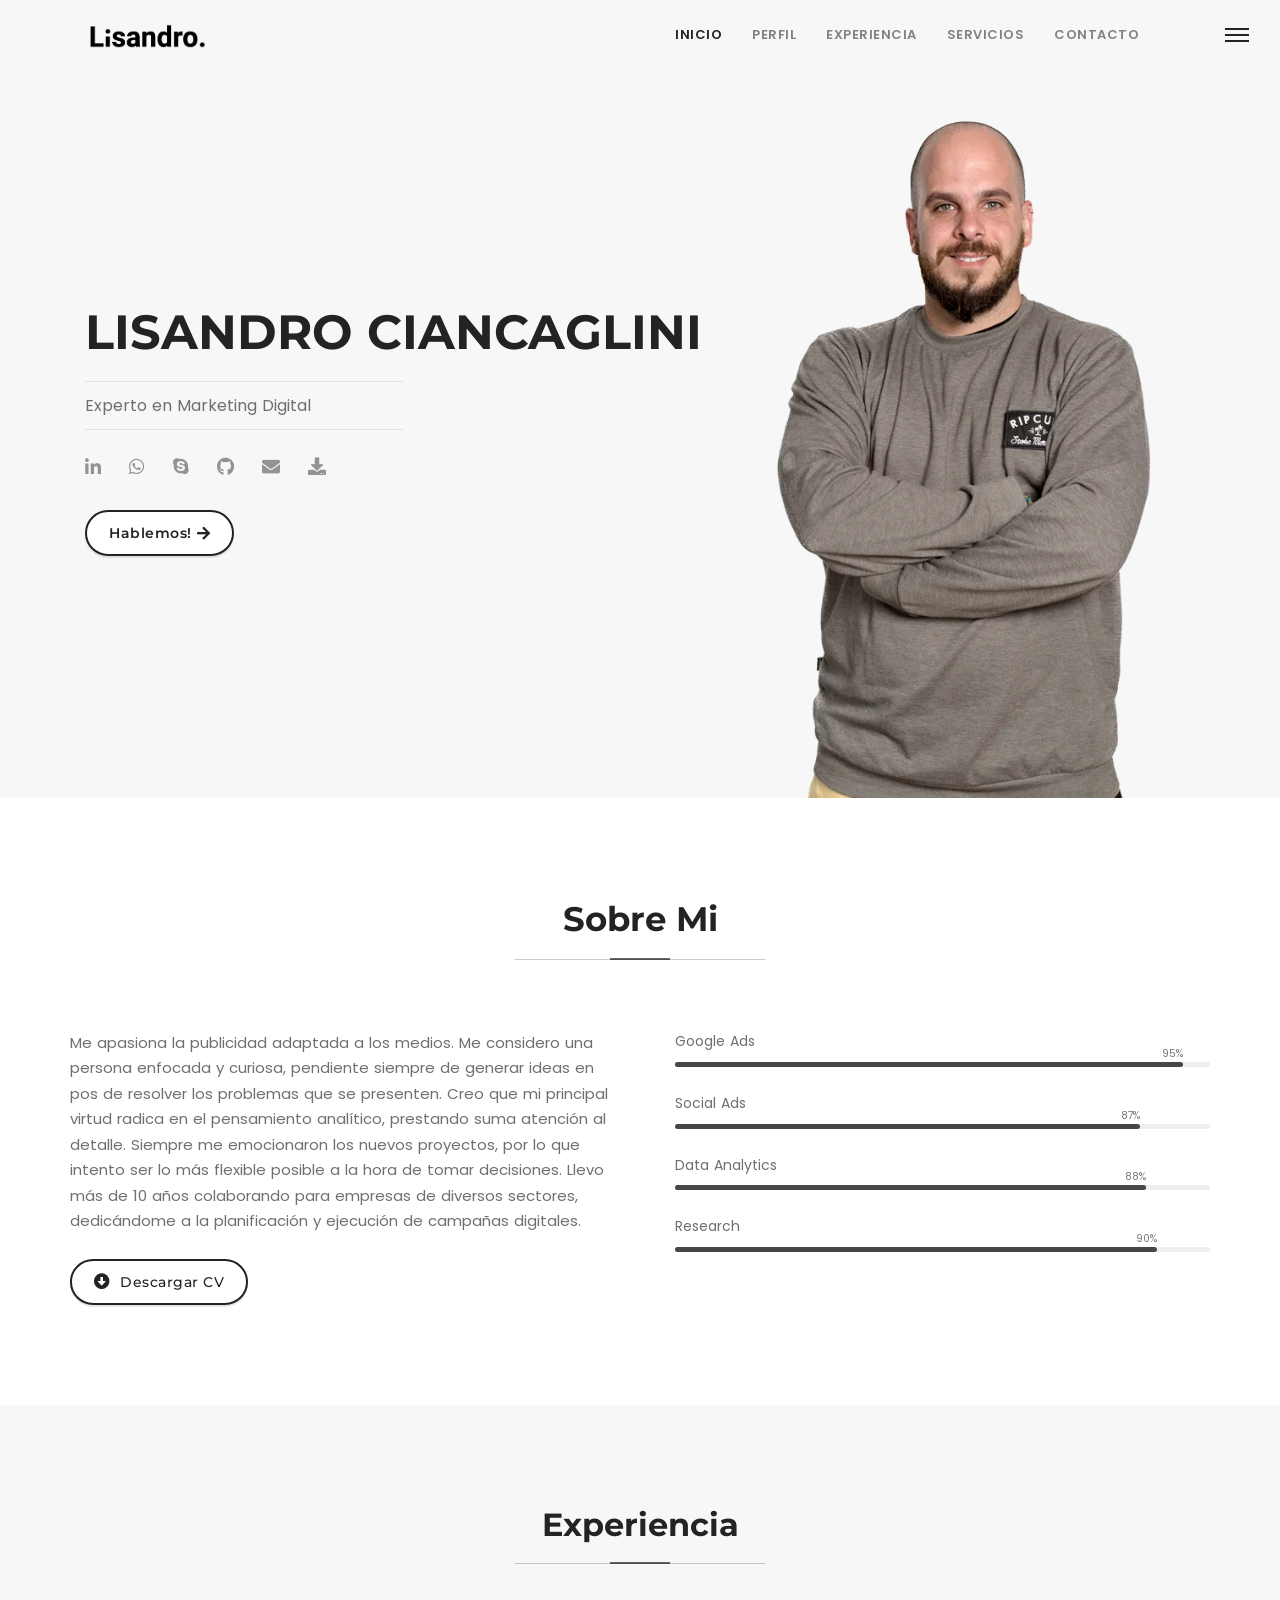
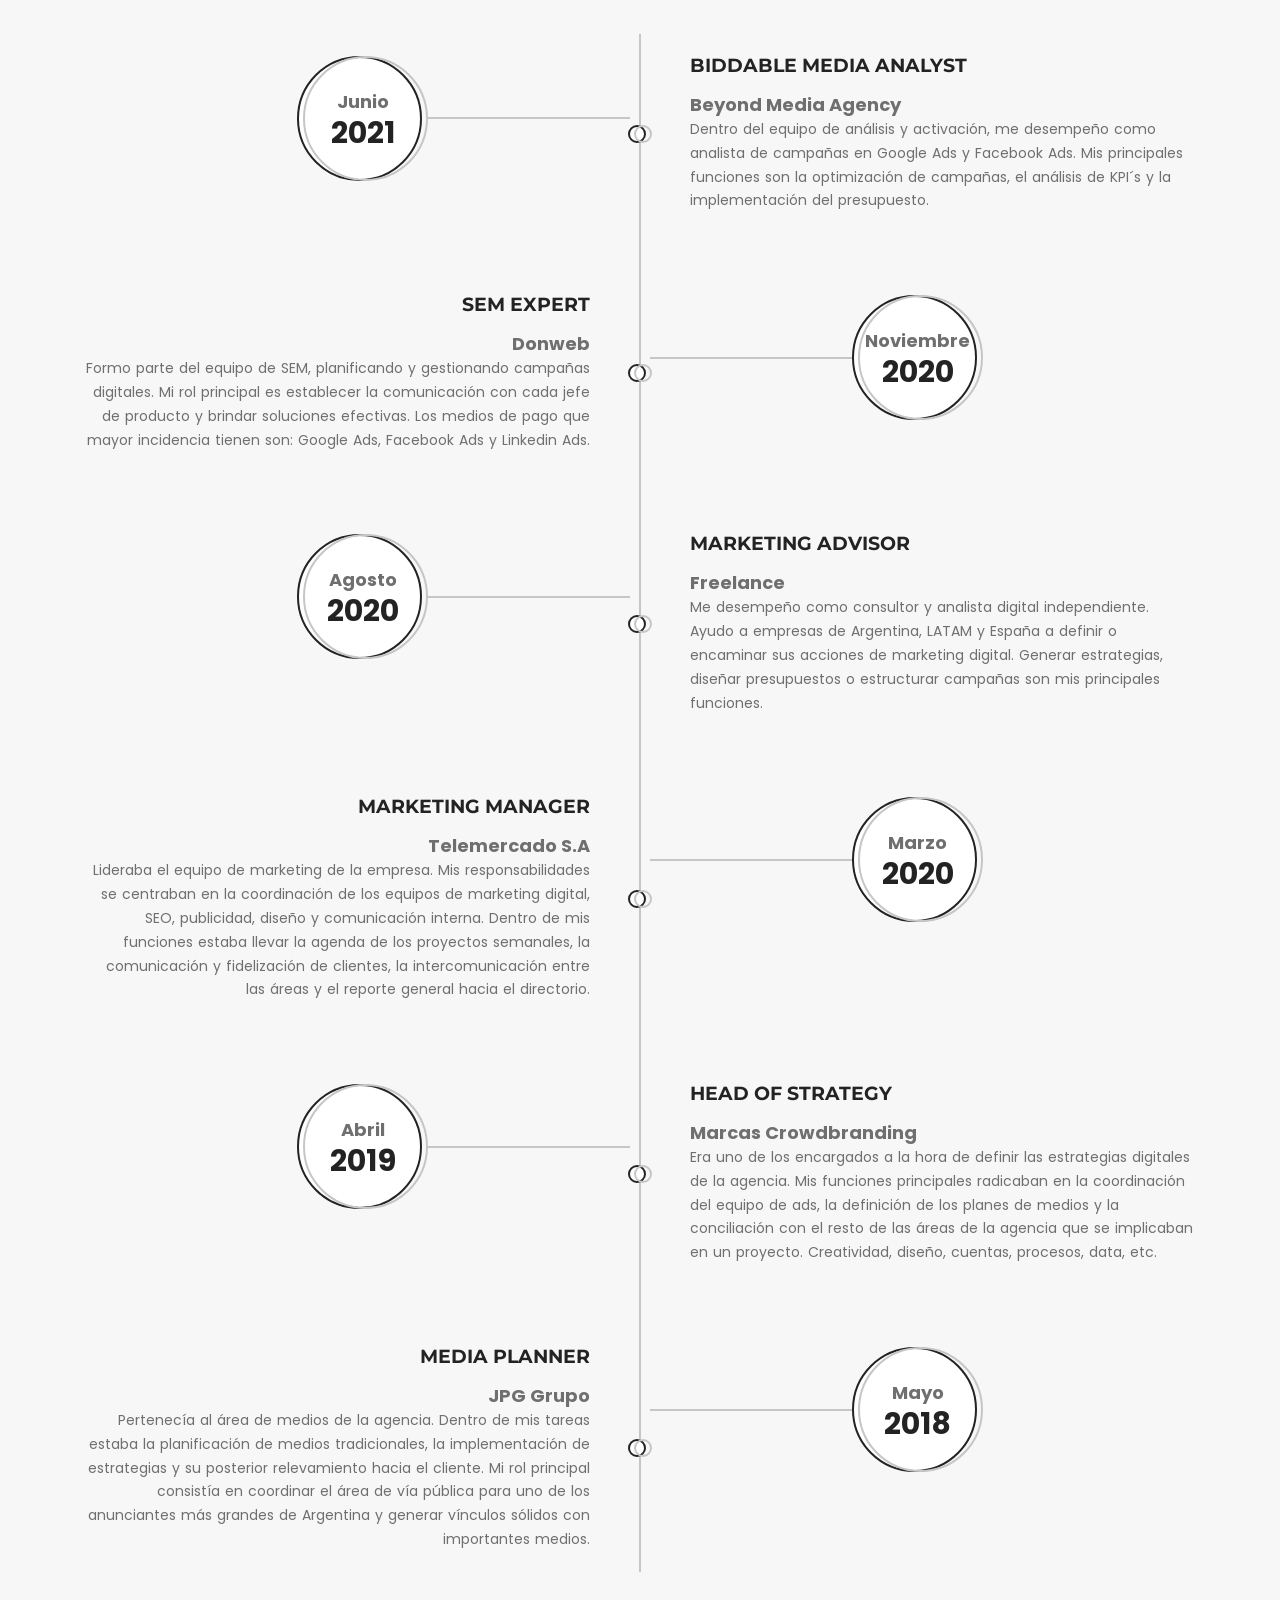
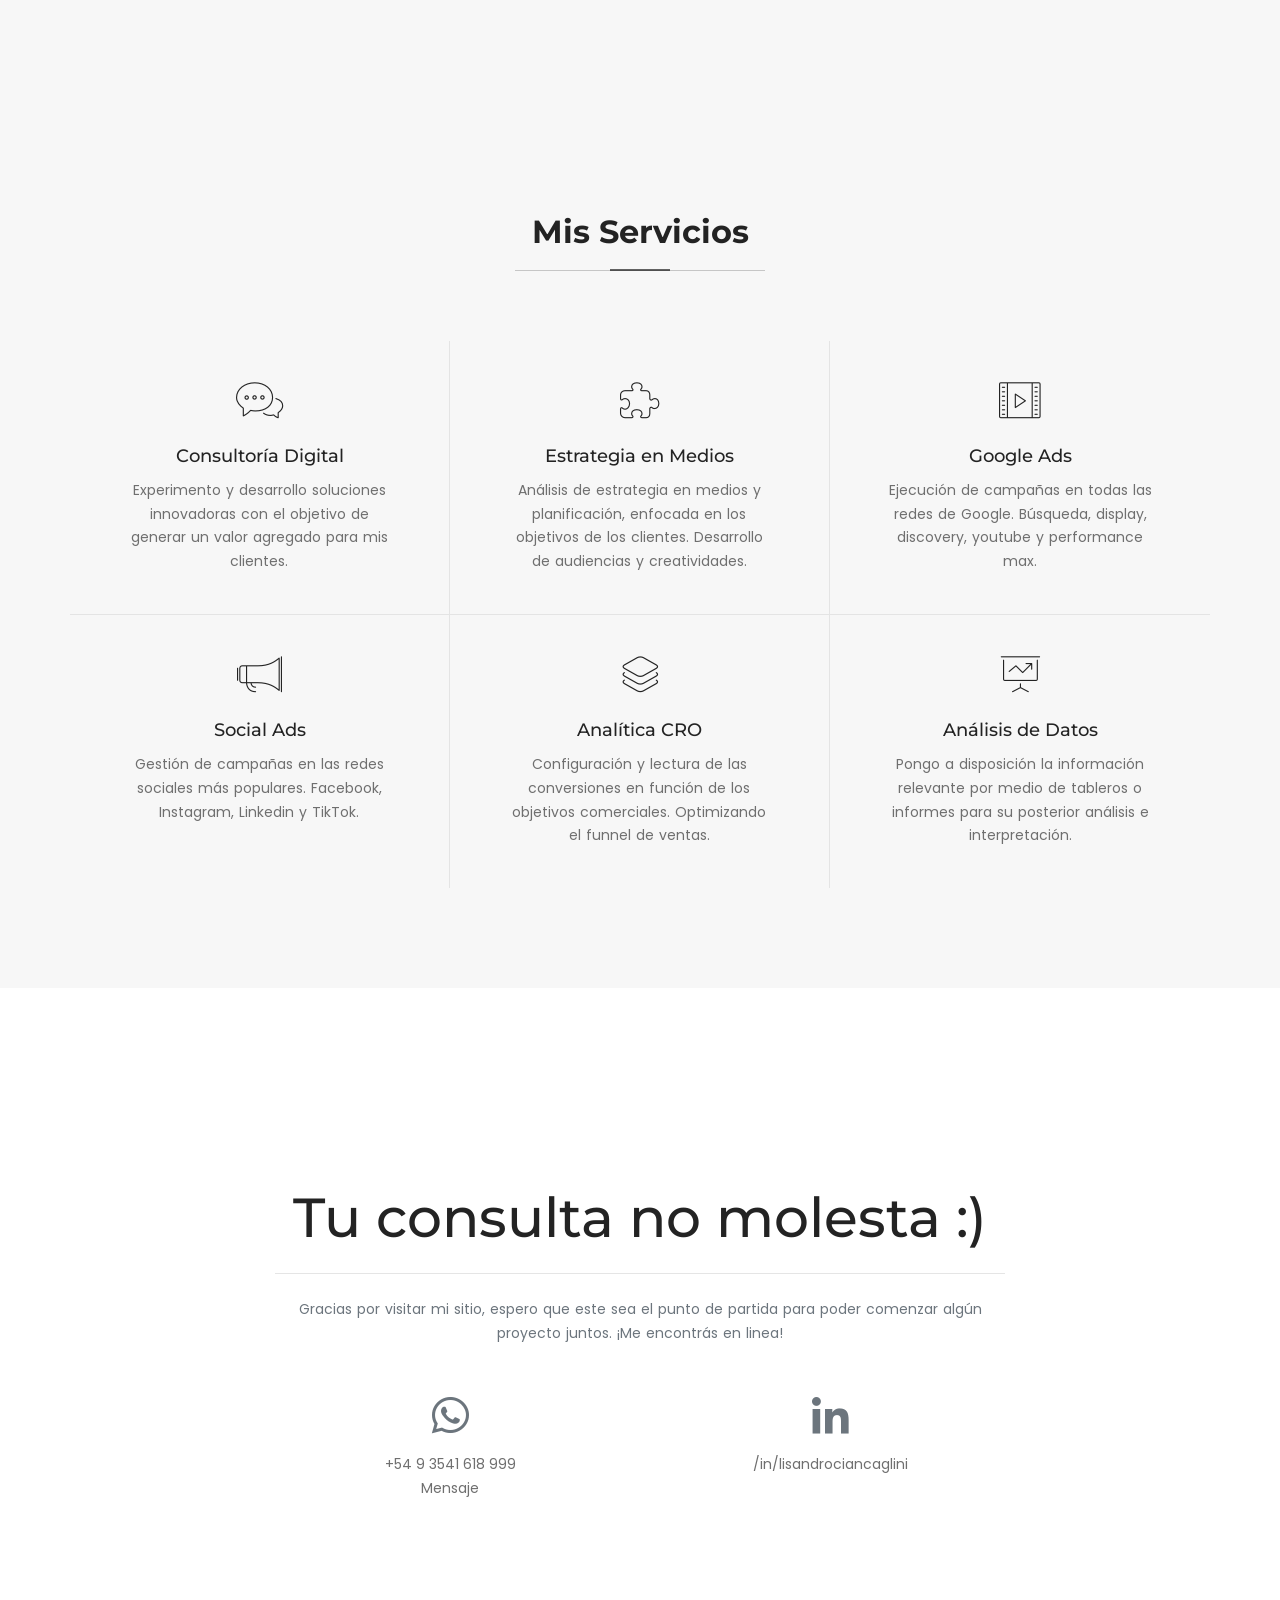
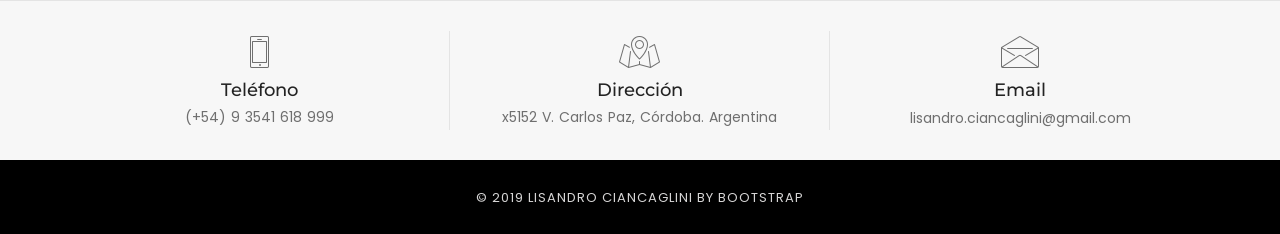
<file: index.html>
<!DOCTYPE html>
<html lang="es">

<head>

    <!-- Metas -->
    <meta charset="utf-8">
    <meta name="author" content="ChitrakootWeb" />
    <meta https-equiv="X-UA-Compatible" content="IE=edge" />
    <meta name="robots" content="index" />
    <meta name="viewport" content="width=device-width, initial-scale=1.0, maximum-scale=1.0, user-scalable=no">
    <meta name="keywords" content="Lisandro Ciancaglini" />
    <meta name="keywords" content="Lisandro Ciancaglini Curriculum" />
    <meta name="keywords" content="Lisandro Ciancaglini Cv" />
    <meta name="keyword" content="Lisandro Ciancaglini Curriculum Online" />
    <meta name="keyword" content="Lisandro Ciancaglini - CV Online" />
    <meta name="keyword" content="Lisandro Ciancaglini Digital Strategist" />
    <meta name="description" content="Lisandro Ciancaglini, Estratega Digital y Analista de Marketing. Conocé mis habilidades, esperiencia y certificaciones. Descargar cv versión papel" />

    <!-- Title  -->
    <title>Lisandro Ciancaglini</title>
    <!-- Favicon -->
    <link rel="shortcut icon" href="img/favicon.jpg">
        <!-- Plugins -->
    <link rel="stylesheet" href="css/plugins.css" />
    <!-- Core Style Css -->
    <link rel="stylesheet" href="css/style.css" />
	<!-- Global site tag (gtag.js) - Google Analytics -->
    <script async src="https://www.googletagmanager.com/gtag/js?id=UA-139446521-2"></script>
    <script>
    window.dataLayer = window.dataLayer || [];
     function gtag(){dataLayer.push(arguments);}
    gtag('js', new Date());

     gtag('config', 'UA-139446521-2');
    </script>
	<!-- Google Tag Manager -->
<script>(function(w,d,s,l,i){w[l]=w[l]||[];w[l].push({'gtm.start':
new Date().getTime(),event:'gtm.js'});var f=d.getElementsByTagName(s)[0],
j=d.createElement(s),dl=l!='dataLayer'?'&l='+l:'';j.async=true;j.src=
'https://www.googletagmanager.com/gtm.js?id='+i+dl;f.parentNode.insertBefore(j,f);
})(window,document,'script','dataLayer','GTM-N8M2HWB');</script>
<!-- End Google Tag Manager -->
    </head>
    
    <body>
 <!-- Google Tag Manager (noscript) -->
<noscript><iframe src="https://www.googletagmanager.com/ns.html?id=GTM-N8M2HWB"
height="0" width="0" style="display:none;visibility:hidden"></iframe></noscript>
<!-- End Google Tag Manager (noscript) -->
	    
    <!-- Start page loading -->
    <div id="preloader">
        <div class="row loader">
            <div class="loader-icon"></div>
        </div>
    </div>
    <!-- End page loading -->

    <!-- Start Header -->
    <header class="header" data-scroll-index="0">

        <!-- Start Navbar -->
        <nav class="navbar navbar-expand-lg border-none bg-light-gray">
            <div class="container sm-padding-10px-tb sm-padding-15px-lr">

                <!-- start logo -->
                <a class="logo" href="javascript:void(0);" data-scroll-nav="0">
                    <img src="img/logo-dark.png" alt="Ashton - One Page Portfolio" title="Ashton - One Page Portfolio">
                </a>
                <!-- end Logo -->

                <button class="navbar-toggler" type="button" data-toggle="collapse" data-target="#navbarContent" aria-controls="navbarContent" aria-expanded="false" aria-label="Toggle navigation">
                    <span class="icon-bar"><i class="fas fa-bars"></i></span>
                </button>

                <!-- navbar links -->
                <div class="collapse navbar-collapse" id="navbarContent">
                    <ul class="navbar-nav ml-auto">
                        <li class="nav-item">
                            <a class="nav-link active" href="javascript:void(0);" data-scroll-nav="0">Inicio</a>
                        </li>
                        <li class="nav-item">
                            <a class="nav-link" href="javascript:void(0);" data-scroll-nav="1">Perfil</a>
                        </li>
                        <li class="nav-item">
                            <a class="nav-link" href="javascript:void(0);" data-scroll-nav="2">Experiencia</a>
                        </li>
                        
                        <li class="nav-item">
                            <a class="nav-link" href="javascript:void(0);" data-scroll-nav="4">Servicios</a>
                        </li>
                        
                        </li>
                        <li class="nav-item">
                            <a class="nav-link" href="javascript:void(0);" data-scroll-nav="6">Contacto</a>
                        </li>
                    </ul>
                </div>
                <!-- end navbar links -->

            </div>

            <a href="javascript:void(0)" class="sidemenu_btn sm-display-none" id="sidebar_toggle">
                <span></span> <span></span> <span></span>
            </a>

        </nav>
        <!-- End Navbar  -->

        <!-- Start Banner Container -->
        <div class="bg-light-gray padding-100px-top">
            <div class="container">
                <div class="row">
                    <div class="col-md-7 col-sm-12 order-2 order-md-1 xs-padding-50px-tb">
                        <!-- Start Left Content -->
                        <div class="padding-twenty-top sm-padding-fifteen-top xs-no-padding">
                            <h5 class="no-margin font-size18 xs-font-size16 text-medium-gray padding-twelve-top sm-padding-five-top xs-no-padding"></h5>
                            <h1 class="text-uppercase font-size48 md-font-size42 sm-font-size36 xs-font-size26 font-weight-700 margin-20px-bottom">Lisandro Ciancaglini</h1>
                            <p class="width-50 md-width-75 xs-width-100 font-size16 xs-font-size14 border-top border-bottom padding-10px-tb">Experto en Marketing Digital</p>
                            <div class="social-links margin-30px-bottom xs-margin-20px-bottom">
                                <a href="https://www.linkedin.com/in/lisandrociancaglini/"target="_blank"><i class="fab fa-linkedin-in"></i></a>
                                <a href="https://api.whatsapp.com/send?phone=5493541618999&text=Hola!"target="_blank"><i class="fab fa-whatsapp"></i></a>
                                <a href="https://join.skype.com/invite/zTlC0N2mppbc"target="_blank"><i class="fab fa-skype"></i></a>
                                <a href="https://www.github.com/lciancaglini/"target="_blank"><i class="fab fa-github"></i></a>
                                <a href="mailto:lisandro.ciancaglini@gmail.com"target="_blank"><i class="fas fa-envelope"></i></a>
                                <a href="https://lciancaglini.com.ar/Lisandro-Ciancaglini_CV.pdf"target="_blank"><i class="fas fa-download"></i></a>
                            </div>
                            <a class="btn white" href="#contact">Hablemos!<i class="fas fa-arrow-right font-size15 margin-5px-left"></i></a>
                        </div>
                        <!-- End Left Content -->
                    </div>
                    <div class="col-md-5 col-sm-12 order-1 order-md-2 text-right xs-text-center xs-border-bottom xs-padding-nineteen-half-lr border-color-medium-gray">
                        <!-- Start Right Image -->
                        <img src="img/portfolio-pic-01.webp" alt="" />

                        <!-- End Right Image -->
                    </div>
                </div>
            </div>
        </div>
        <!-- End Banner Container -->

        <!-- Start Sidemenu -->
        <div class="side-menu">
            <div class="inner-wrapper">
                <span class="btn-close" id="btn_sidebar_colse"></span>
                <nav class="side-nav width-100">
                    <ul class="navbar-nav ml-auto">
                        <li class="nav-item">
                            <a class="nav-link active" href="javascript:void(0);" data-scroll-nav="0">Inicio</a>
                        </li>
                        <li class="nav-item">
                            <a class="nav-link" href="javascript:void(0);" data-scroll-nav="1">Perfil</a>
                        </li>
                        <li class="nav-item">
                            <a class="nav-link" href="javascript:void(0);" data-scroll-nav="2">Experiencia</a>
                        </li>
                        <li class="nav-item">
                            <a class="nav-link" href="javascript:void(0);" data-scroll-nav="4">Habilidades</a>
                        </li>
                        <li class="nav-item">
                            
                        <li class="nav-item">
                            <a class="nav-link" href="javascript:void(0);" data-scroll-nav="6">Contacto</a>
                        </li>
                    </ul>
                </nav>

                <div class="side-footer width-100">
                    <div class="social-links">
                        <a href="https://www.linkedin.com/in/lisandrociancaglini/"target="_blank"><i class="fab fa-linkedin-in"></i></a>
                        <a href="https://api.whatsapp.com/send?phone=5493541618999&text=Hola!"target="_blank"><i class="fab fa-whatsapp"></i></a>
                        <a href="https://join.skype.com/invite/zTlC0N2mppbc"target="_blank"><i class="fab fa-skype"></i></a>
                    </div>
                </div>
            </div>
        </div>
        <!-- End Sidemenu -->

        <!-- Close Sidemenu -->
        <a id="close_sidebar" href="javascript:void(0);"></a>
        <!-- End Sidemenu -->

    </header>
    <!-- End Header -->

    <!-- Start About Section-->
    <section data-scroll-index="1">
        <div class="container">
            <div class="row">
                <div class="col-12 center-col margin-70px-bottom sm-margin-40px-bottom xs-margin-30px-bottom text-center">
                    <h2 class="font-size34 md-font-size30 sm-font-size26 xs-font-size24 font-weight-700 section-title">Sobre Mi</h2>
                </div>
                
            <div class="row">
                <!-- start about me section-->
                <div class="col-lg-6 col-md-12 sm-margin-30px-bottom">
                    <p class="font-size15 xs-font-size14">
						Me apasiona la publicidad adaptada a los medios. Me considero una persona enfocada y curiosa, pendiente siempre de generar ideas en pos de resolver los problemas que se presenten. Creo que mi principal virtud radica en el pensamiento analítico, prestando suma atención al detalle. Siempre me emocionaron los nuevos proyectos, por lo que intento ser lo más flexible posible a la hora de tomar decisiones. Llevo más de 10 años colaborando para empresas de diversos sectores, dedicándome a la planificación y ejecución de campañas digitales.</p>
                    <a class="btn white" href="https://lciancaglini.com.ar/Lisandro-Ciancaglini_CV.pdf"target="_blank">
                        <i class="fas fa-arrow-alt-circle-down font-size16"></i>
                        <span class="alt-font margin-5px-left">Descargar CV</span>
                    </a>
                </div>
		
                <!-- end about me section-->

                <!-- start skill section-->
                <div class="col-lg-6 col-md-12">
                    <div class="padding-20px-left sm-no-padding">
                        <div class="skills width-100 margin-40px-bottom sm-margin-30px-bottom xs-no-margin-bottom">

                            <div class="prog-item">
                                <p>Google Ads</p>
                                <div class="skills-progress"><span data-value='95%'></span></div>
                            </div>
                            <div class="prog-item">
                                <p>Social Ads</p>
                                <div class="skills-progress"><span data-value='87%'></span></div>
                            </div>
                            <div class="prog-item">
                                <p>Data Analytics</p>
                                <div class="skills-progress"><span data-value='88%'></span></div>
                            </div>
                            <div class="prog-item">
                                <p>Research</p>
                                <div class="skills-progress"><span data-value='90%'></span></div>
                            </div>

                        </div>
                    </div>
                </div>
                <!-- end skill section-->
            </div>
        </div>
    </section>
    <!-- End About Section-->

    <!-- Start Timeline Section-->
    <section class="bg-light-gray" data-scroll-index="2">
        <div class="container">
            <div class="row">
                <div class="col-12 center-col margin-70px-bottom sm-margin-40px-bottom xs-margin-30px-bottom text-center">
                    <h3 class="font-weight-700 font-size32 md-font-size27 sm-font-size24 xs-font-size20 section-title">Experiencia</h3>
                </div>
            </div>
            <div class="row">
                <div class="col-md-12">
                    <div class="main-timeline">

                        <!-- start experience section-->
                        <div class="timeline">
                            <div class="icon"></div>
                            <div class="date-content">
                                <div class="date-outer">
                                    <span class="date">
                                            <span class="month">Junio</span>
                                    <span class="year">2021</span>
                                    </span>
                                </div>
                            </div>
                            <div class="timeline-content">
                                <h5 class="title">BIDDABLE MEDIA ANALYST</h5>
                                <span class="month">Beyond Media Agency</span>
                                <p class="description">
                                Dentro del equipo de análisis y activación, me desempeño como analista de campañas en Google Ads y Facebook Ads. Mis principales funciones son la optimización de campañas, el análisis de KPI´s y la implementación del presupuesto.
                                </p>
                            </div>
                        </div>
                        <!-- end experience section-->
                        <!-- start experience section-->
                        <div class="timeline">
                            <div class="icon"></div>
                            <div class="date-content">
                                <div class="date-outer">
                                    <span class="date">
                                            <span class="month">Noviembre</span>
                                    <span class="year">2020</span>
                                    </span>
                                </div>
                            </div>
                            <div class="timeline-content">
                                <h5 class="title">SEM EXPERT</h5>
                                <span class="month">Donweb</span>
                                <p class="description">
                                Formo parte del equipo de SEM, planificando y gestionando campañas digitales. Mi rol principal es establecer la comunicación con cada jefe de producto y brindar soluciones efectivas. Los medios de pago que mayor incidencia tienen son: Google Ads, Facebook Ads y Linkedin Ads.
                                </p>
                            </div>
                        </div>
                        <!-- end experience section-->
                        <!-- start experience section-->
                        <div class="timeline">
                            <div class="icon"></div>
                            <div class="date-content">
                                <div class="date-outer">
                                    <span class="date">
                                            <span class="month">Agosto</span>
                                    <span class="year">2020</span>
                                    </span>
                                </div>
                            </div>
                            <div class="timeline-content">
                                <h5 class="title">MARKETING ADVISOR</h5>
                                <span class="month">Freelance</span>
                                <p class="description">
                                Me desempeño como consultor y analista digital independiente. Ayudo a empresas de Argentina, LATAM y España a definir o encaminar sus acciones de marketing digital. Generar estrategias, diseñar presupuestos o estructurar campañas son mis principales funciones. 
                                </p>
                            </div>
                        </div>
                        <!-- end experience section-->

                        <!-- start experience section-->
                        <div class="timeline">
                            <div class="icon"></div>
                            <div class="date-content">
                                <div class="date-outer">
                                    <span class="date">
                                            <span class="month">Marzo</span>
                                    <span class="year">2020</span>
                                    </span>
                                </div>
                            </div>
                            <div class="timeline-content">
                                <h5 class="title">MARKETING MANAGER</h5>
                                <span class="month">Telemercado S.A</span>
                                <p class="description">
                                    Lideraba el equipo de marketing de la empresa. Mis responsabilidades se centraban en la coordinación de los equipos de marketing digital, SEO, publicidad, diseño y comunicación interna. Dentro de mis funciones estaba llevar la agenda de los proyectos semanales, la comunicación y fidelización de clientes, la intercomunicación entre las áreas y el reporte general hacia el directorio.
                                </p>
                            </div>
                        </div>
                        <!-- end experience section-->
                        <!-- start experience section-->
                        <div class="timeline">
                            <div class="icon"></div>
                            <div class="date-content">
                                <div class="date-outer">
                                    <span class="date">
                                            <span class="month">Abril</span>
                                    <span class="year">2019</span>
                                    </span>
                                </div>
                            </div>
                            <div class="timeline-content">
                                <h5 class="title">HEAD OF STRATEGY</h5>
                                <span class="month">Marcas Crowdbranding</span>
                                <p class="description">
                                    Era uno de los encargados a la hora de definir las estrategias digitales de la agencia. 
                                Mis funciones principales radicaban en la coordinación del equipo de ads, la definición de los planes de medios y la conciliación con el resto de las áreas de la agencia que se implicaban en un proyecto. Creatividad, diseño, cuentas, procesos, data, etc.

                                </p>
                            </div>
                        </div>
                        <!-- end experience section-->
                        <!-- start experience section-->
                        <div class="timeline">
                            <div class="icon"></div>
                            <div class="date-content">
                                <div class="date-outer">
                                    <span class="date">
                                            <span class="month">Mayo</span>
                                    <span class="year">2018</span>
                                    </span>
                                </div>
                            </div>
                            <div class="timeline-content">
                                <h5 class="title">MEDIA PLANNER</h5>
                                <span class="month">JPG Grupo</span>
                                <p class="description">
                                Pertenecía al área de medios de la agencia.
								Dentro de mis tareas estaba la planificación de medios
								tradicionales, la implementación de estrategias y su
								posterior relevamiento hacia el cliente. Mi rol principal consistía en coordinar el área de vía pública para uno de los anunciantes más grandes de Argentina y generar vínculos sólidos con importantes medios.
                                </p>
                            </div>
                        </div>
                        <!-- end experience section-->
			
         	
    </section>
    <!-- End Timeline Section-->

    

    <!--  Start Services Section -->
    <section class="services bg-light-gray" data-scroll-index="4">
        <div class="container">
            <div class="row">
                <div class="col-12 center-col margin-70px-bottom sm-margin-40px-bottom xs-margin-30px-bottom text-center">
                    <h3 class="font-weight-700 font-size32 md-font-size27 sm-font-size24 xs-font-size20 section-title">Mis Servicios</h3>
                </div>
            </div>
            <div class="row">

                <!-- start services item -->
                <div class="col-lg-4 col-md-6 border-right border-bottom border-color-medium-gray xs-no-border-right">
                    <div class="text-center padding-40px-tb xs-padding-20px-bottom padding-20px-lr xs-no-padding-lr xs-no-padding-top">
                        <div class="display-inline-block margin-20px-bottom xs-margin-15px-bottom"><i class="icon icon-chat text-extra-dark-gray font-size36"></i></div>
                        <div class="alt-font text-extra-dark-gray margin-10px-bottom font-size18 xs-font-size16">Consultoría Digital</div>
                        <p class="width-85 md-width-90 xs-width-100 center-col no-margin-bottom">Experimento y desarrollo soluciones innovadoras con el objetivo de generar un valor agregado para mis clientes.</p>
                    </div>
                </div>
                <!-- end services item -->

                <!-- start services item -->
                <div class="col-lg-4 col-md-6 border-right border-bottom border-color-medium-gray sm-no-border-right">
                    <div class="text-center padding-40px-tb xs-padding-20px-tb padding-20px-lr xs-no-padding-lr">
                        <div class="display-inline-block margin-20px-bottom xs-margin-15px-bottom"><i class="icon icon-puzzle text-extra-dark-gray font-size36"></i></div>
                        <div class="alt-font text-extra-dark-gray margin-10px-bottom font-size18 xs-font-size16">Estrategia en Medios</div>
                        <p class="width-85 md-width-90 xs-width-100 center-col no-margin-bottom">Análisis de estrategia en medios y planificación, enfocada en los objetivos de los clientes. Desarrollo de audiencias y creatividades.</p>
                    </div>
                </div>
                <!-- end services item -->

                <!-- start services item -->
                <div class="col-lg-4 col-md-6 sm-border-right border-bottom border-color-medium-gray xs-no-border-right">
                    <div class="text-center padding-40px-tb xs-padding-20px-tb padding-20px-lr xs-no-padding-lr">
                        <div class="display-inline-block margin-20px-bottom xs-margin-15px-bottom"><i class="icon icon-video text-extra-dark-gray font-size36"></i></div>
                        <div class="alt-font text-extra-dark-gray margin-10px-bottom font-size18 xs-font-size16">Google Ads</div>
                        <p class="width-85 md-width-90 xs-width-100 center-col no-margin-bottom">Ejecución de campañas en todas las redes de Google. Búsqueda, display, discovery, youtube y performance max.</p>
                    </div>
                </div>
                <!-- end services item -->

                <!-- start services item -->
                <div class="col-lg-4 col-md-6 border-right sm-border-bottom border-color-medium-gray sm-no-border-right">
                    <div class="text-center padding-40px-tb xs-padding-20px-tb padding-20px-lr xs-no-padding-lr">
                        <div class="display-inline-block margin-20px-bottom xs-margin-15px-bottom"><i class="icon icon-megaphone text-extra-dark-gray font-size36"></i></div>
                        <div class="alt-font text-extra-dark-gray margin-10px-bottom font-size18 xs-font-size16">Social Ads</div>
                        <p class="width-85 md-width-90 xs-width-100 center-col no-margin-bottom">Gestión de campañas en las redes sociales más populares. Facebook, Instagram, Linkedin y TikTok. 
                        </p>
                    </div>
                </div>
                <!-- end services item -->

                <!-- start services item -->
                <div class="col-lg-4 col-md-6 border-right border-color-medium-gray xs-border-bottom xs-no-border-right">
                    <div class="text-center padding-40px-tb xs-padding-20px-tb padding-20px-lr xs-no-padding-lr">
                        <div class="display-inline-block margin-20px-bottom xs-margin-15px-bottom"><i class="icon icon-layers text-extra-dark-gray font-size36"></i></div>
                        <div class="alt-font text-extra-dark-gray margin-10px-bottom font-size18 xs-font-size16">Analítica CRO</div>
                        <p class="width-85 md-width-90 xs-width-100 center-col no-margin-bottom">Configuración y lectura de las conversiones en función de los objetivos comerciales. Optimizando el funnel de ventas. </p>
                    </div>
                </div>
                <!-- end services item -->

                <!-- start services item -->
                <div class="col-lg-4 col-md-6">
                    <div class="text-center padding-40px-tb xs-padding-20px-top padding-20px-lr xs-no-padding-lr xs-no-padding-bottom">
                        <div class="display-inline-block margin-20px-bottom xs-margin-15px-bottom"><i class="icon icon-presentation text-extra-dark-gray font-size36"></i></div>
                        <div class="alt-font text-extra-dark-gray margin-10px-bottom font-size18 xs-font-size16">Análisis de Datos</div>
                        <p class="width-85 md-width-90 xs-width-100 center-col no-margin-bottom">Pongo a disposición la información relevante por medio de tableros o informes para su posterior análisis e interpretación. </p>
                        
                    </div>
                </div>
                <!-- end services item -->
            </div>
        </div>
    </section>
    <!-- End Services Section -->

    <!-- Start Contact Section -->
        <!-- Start Contact Section -->
    <section class="contact no-padding-bottom" data-scroll-index="6">
       
            <div class="row">
		    
        </div>
        <section class="page-section" id="contact">
    <div class="container">
      <div class="row justify-content-center">
        <div class="col-lg-8 text-center">
          <h2 class="mt-0">Tu consulta no molesta :)</h2>
          <hr class="divider my-4">
          <p class="text-muted mb-5">Gracias por visitar mi sitio, espero que este sea el punto de partida para poder comenzar algún proyecto juntos. ¡Me encontrás en linea!</p>
        </div>
      </div>
      <div class="row">
        <div class="col-lg-4 ml-auto text-center mb-5 mb-lg-0">
          <i class="fab fa-whatsapp fa-3x mb-3 text-muted"></i>
          <div>+54 9 3541 618 999</div>
          <a class="d-block" href="https://api.whatsapp.com/send?phone=5493541618999&text=Hola!"target="_blank">Mensaje</a>

        </div>
        <div class="col-lg-4 mr-auto text-center">
          <i class="fab fa-linkedin-in fa-3x mb-3 text-muted"></i>
           <a class="d-block" href="https://www.linkedin.com/in/lisandrociancaglini/"target="_blank"
        >/in/lisandrociancaglini</a>
        </div>
      </div>
    </div>
  </section>
            <!-- End Contact Section -->

            </div>
        </div>

        <div class="bg-light-gray padding-30px-tb border-top border-color-medium-gray">
            <div class="container">
                <div class="row info">

                    <!-- start quickly contact -->

                    <div class="col-lg-4 col-md-3 item text-center border-right xs-no-border-right xs-border-bottom border-color-medium-gray xs-margin-20px-bottom xs-padding-20px-bottom">
                        <span class="icon font-size32"><i class="icon-phone"></i></span>
                        <div class="cont">
                            <h6>Teléfono</h6>
                            <p>(+54) 9 3541 618 999</p>
                        </div>
                    </div>
                    <div class="col-lg-4 col-md-5 item text-center border-right xs-no-border-right xs-border-bottom border-color-medium-gray xs-margin-20px-bottom xs-padding-20px-bottom">
                        <span class="icon font-size32"><i class="icon-map"></i></span>
                        <div class="cont">
                            <h6>Dirección</h6>
                            <p>x5152 V. Carlos Paz, Córdoba. Argentina</p>
                        </div>
                    </div>
                    <div class="col-lg-4 col-md-4 item text-center">
                        <span class="icon font-size32"><i class="icon-envelope"></i></span>
                        <div class="cont">
                            <h6>Email</h6>
                            <a href="mailto:lisandro.ciancaglini@gmail.com "target="_blank"
        >lisandro.ciancaglini@gmail.com</a>
                        </div>
                    </div>
                </div>
                <!-- end quickly contact -->
            </div>
        </div>

    </section>
    <!-- End Contact Section -->

    <!--  Start Footer Section -->
    <footer class="bg-black">
        <div class="footer-bottom">
            <div class="container">
                <div class="row">
                    <div class="col-md-12 col-sm-12 text-center">
                        <span class="font-size13 text-uppercase letter-spacing-1 text-light-gray">&copy; 2019 Lisandro Ciancaglini By Bootstrap</span>
                    </div>
                </div>
            </div>
        </div>
        <div id="back-to-top" class="back-to-top reveal">
            <i class="fa fa-angle-up"></i>
        </div>
    </footer>
    <!-- End Footer Section -->

    <!-- jQuery -->
    <script src="js/jquery.min.js"></script>

    <!-- popper.min -->
    <script src="js/popper.min.js"></script>

    <!-- bootstrap -->
    <script src="js/bootstrap.min.js"></script>

    <!-- scrollIt -->
    <script src="js/scrollIt.min.js"></script>

    <!-- animated.headline -->
    <script src="js/animated.headline.js"></script>

    <!-- jquery.appear -->
    <script src="js/jquery.appear.js"></script>

    <!-- jquery.count.min -->
    <script src="js/jquery.count.min.js"></script>

    <!-- owl carousel -->
    <script src="js/owl.carousel.min.js"></script>

    <!-- jquery.magnific-popup js -->
    <script src="js/jquery.magnific-popup.min.js"></script>

    <!-- stellar js -->
    <script src="js/jquery.stellar.min.js"></script>

    <!-- isotope.pkgd.min js -->
    <script src="js/isotope.pkgd.min.js"></script>

    <!-- countdown -->
    <script src="js/countdown.js"></script>

    <!-- custom scripts -->
    <script src="js/scripts.js"></script>


</body>

</html>
</file>
<file: css/plugins.css>
/*-----------------------------------------------------------------------------------

    Theme Name: Ashton - One Page Portfolio
    Description: One Page Portfolio Template
    Author: chitrakootweb
    Version: 1.0

-----------------------------------------------------------------------------------*/

/* ----------------------------------------------------------------
			[ All Css Plugins & Helper Classes File ]
-----------------------------------------------------------------*/

/* == bootstrap == */
@import url("plugins/bootstrap.min.css");

/* == animate Headline == */
@import url("plugins/animate.css");

/* == et-line icon font == */
@import url("plugins/et-line.css");

/* == icofont icon font == */
@import url("plugins/icofont.css");

/* == fontawesome icon font == */
@import url("plugins/fontawesome-all.min.css");

/* == magnific-popup == */
@import url("plugins/magnific-popup.css");

/* == owl.carousel == */
@import url("plugins/owl.carousel.min.css");
@import url("plugins/owl.theme.default.min.css");

/* == helper classes == */
@import url("plugins/helper.css");

/* == contact form classes == */
@import url("plugins/mailform.css");
</file>
<file: css/style.css>
/*-----------------------------------------------------------------------------------

    Theme Name: Ashton - One Page Portfolio
    Description: One Page Portfolio Template
    Author: chitrakootweb
    Version: 1.0

-----------------------------------------------------------------------------------*/
/* ----------------------------------

Table of contents
        
    01. Basic
    02. Banner
    03. Navbar
    04. Header
    05. Sidebar
    06. About box
    07. Skill Progress
    08. Timeline
    09. Portfolio
    10. Counter
    11. Testimonials
    12. Contact
    13. Blog
    14. Countdown Coming soon page
    15. Footer
    16. Responsive
    
---------------------------------- */
/*============================== 
    Basic
================================*/
/* loader */
#preloader {
  position: fixed;
  left: 0;
  top: 0;
  z-index: 99999;
  width: 100%;
  height: 100%;
  overflow: visible;
  background: #fff;
  display: table;
  text-align: center; }

.loader {
  display: table-cell;
  vertical-align: middle;
  position: relative;
  width: 200px;
  height: 200px; }

.loader-icon {
  width: 80px;
  height: 80px;
  border: 5px solid #232323;
  border-right-color: #eee;
  border-radius: 50%;
  position: relative;
  animation: loader-rotate 1s linear infinite;
  margin: 0 auto; }

@keyframes loader-rotate {
  0% {
    transform: rotate(0); }
  100% {
    transform: rotate(360deg); } }
.theme-black-color {
  color: #232323; }

.bg-img {
  background-size: cover;
  background-repeat: no-repeat; }

.bg-black-theme {
  background-color: #232323; }

.theme-overlay[data-overlay-dark]:before {
  background: #232323; }

.valign {
  display: -webkit-box;
  display: -ms-flexbox;
  display: flex;
  -webkit-box-align: center;
  -ms-flex-align: center;
  align-items: center; }

a:hover, a:active {
  color: #232323;
  text-decoration: none; }

.btn {
  display: inline-block;
  font-size: 14px;
  padding: 9px 22px;
  background: #fff;
  border: 2px solid #fff;
  border-radius: 25px;
  box-shadow: rgba(0, 0, 0, 0.1) 0px 2px 1px !important;
  color: #232323;
  letter-spacing: .5px;
  line-height: inherit;
  width: auto;
  font-family: 'Montserrat', sans-serif;
  font-weight: 600;
  transition-duration: 0.3s;
  transition-timing-function: ease-in-out; }
  .btn:hover, .btn:active {
    background: #232323;
    color: #fff;
    border-color: #fff;
    box-shadow: rgba(0, 0, 0, 0.3) 0px 3px 8px !important; }
    .btn:hover span, .btn:active span {
      color: #fff; }
  .btn:focus {
    background: #232323;
    color: #fff;
    box-shadow: rgba(0, 0, 0, 0.3) 0px 3px 8px !important;
    border-color: #fff; }
    .btn:focus span {
      color: #fff; }
  .btn span {
    color: #232323; }

.btn.white {
  background: #fff;
  border: 2px solid #232323;
  box-shadow: rgba(0, 0, 0, 0.1) 0px 2px 1px !important;
  color: #232323; }
  .btn.white:hover, .btn.white:active {
    background: #232323;
    color: #fff;
    border-color: #232323; }
    .btn.white:hover span, .btn.white:active span {
      color: #fff; }
  .btn.white:focus {
    background: #232323;
    color: #fff;
    border-color: #232323; }
    .btn.white:focus span {
      color: #fff; }
  .btn.white span {
    color: #232323; }

.btn.black {
  background: #232323;
  border: 2px solid #232323;
  box-shadow: rgba(0, 0, 0, 0.1) 0px 2px 1px !important;
  color: #fff; }
  .btn.black:hover, .btn.black:active {
    background: #fff;
    color: #232323;
    border-color: #232323; }
    .btn.black:hover span, .btn.black:active span {
      color: #232323; }
  .btn.black:focus {
    background: #fff;
    color: #fff;
    border-color: #232323; }
    .btn.black:focus span {
      color: #232323; }
  .btn.black span {
    color: #fff; }

.section-title {
  position: relative;
  padding-bottom: 20px;
  margin-bottom: 0; }
  .section-title:after {
    content: '';
    width: 60px;
    height: 2px;
    background: rgba(0, 0, 0, 0.6);
    position: absolute;
    bottom: 0;
    left: calc(50% - 30px); }
  .section-title:before {
    content: '';
    width: 100%;
    height: 1px;
    background: rgba(0, 0, 0, 0.2);
    position: absolute;
    bottom: 0;
    left: 0;
    right: 0;
    margin: 0 auto;
    width: 250px; }

.section-title.style2:after {
  content: '';
  width: 50px;
  height: 2px;
  background: rgba(0, 0, 0, 0.6);
  position: absolute;
  bottom: 0;
  left: calc(50% - 30px); }
.section-title.style2:before {
  content: none; }

.section-title.white {
  color: #fff; }
  .section-title.white:after {
    background: rgba(255, 255, 255, 0.6); }
  .section-title.white:before {
    background: rgba(255, 255, 255, 0.2); }

.social-links a {
  display: inline-block;
  margin: 0 12px;
  font-size: 18px;
  color: #939393; }
  .social-links a:hover {
    color: #232323; }
  .social-links a:first-child {
    margin-left: 0; }
  .social-links a:last-child {
    margin-right: 0; }

.hover-white a:hover {
  color: #fff; }

/*============================== 
    Banner
================================*/
.banner-headline {
  font-size: 3rem;
  line-height: 1.2; }

.banner-headline.medium {
  font-size: 1.6rem; }

@media only screen and (min-width: 768px) {
  .banner-headline {
    font-size: 4.4rem;
    font-weight: 300; } }
@media only screen and (min-width: 1170px) {
  .banner-headline {
    font-size: 6rem; }

  .banner-headline.medium {
    font-size: 5rem;
    line-height: 1.2; } }
.creative {
  min-height: 100vh; }

.svg {
  position: absolute;
  bottom: -10px;
  left: 0;
  width: 100%;
  z-index: 2; }
  .svg svg {
    fill: #fff;
    width: 100%; }
  .svg.gray svg {
    fill: #f7f7f7;
    fill: #f7f7f7; }
  .svg.extra-md-gray svg {
    fill: #3a3a3a; }
  .svg.dark-gray svg {
    fill: #252525; }

.banner-words-wrapper {
  display: inline-block;
  position: relative;
  text-align: left; }
  .banner-words-wrapper b {
    display: inline-block;
    position: absolute;
    white-space: nowrap;
    left: 0;
    top: 0; }
    .banner-words-wrapper b.is-visible {
      position: relative; }

.no-js .banner-words-wrapper b {
  opacity: 0; }
  .no-js .banner-words-wrapper b.is-visible {
    opacity: 1; }

/* xclip */
.banner-headline.clip span {
  display: inline-block;
  padding: .2em 0; }

.banner-headline.clip .banner-words-wrapper {
  overflow: hidden;
  vertical-align: top; }
  .banner-headline.clip .banner-words-wrapper:after {
    content: '';
    position: absolute;
    top: 10%;
    right: 0;
    width: 2px;
    height: 70%;
    background-color: rgba(255, 255, 255, 0.65); }
.banner-headline.clip b {
  opacity: 0; }
.banner-headline b.is-visible {
  opacity: 1; }

/* Owl theme control */
.owl-theme .owl-dots .owl-dot span {
  width: 12px;
  height: 12px;
  border-radius: 50%;
  background: #d5d5d5;
  margin: 5px 4px 0 4px;
  border: 2px solid #d5d5d5; }
.owl-theme .owl-dots .owl-dot.active span, .owl-theme .owl-dots .owl-dot:hover span {
  background: #232323;
  border-color: #232323; }

/* background video */
.bg-vid {
  position: absolute;
  top: 0;
  left: 0;
  min-width: 100%;
  min-height: 100%; }

/* particles banner */
#particles-js {
  position: absolute;
  top: 0;
  left: 0;
  width: 100%;
  height: 100%;
  z-index: 1; }

/*============================== 
    Navbar
================================*/
.navbar {
  position: absolute;
  left: 0;
  top: 0;
  width: 100%;
  background: transparent;
  z-index: 9;
  min-height: 70px;
  padding: 0;
  border-bottom: 1px solid rgba(255, 255, 255, 0.15); }
  .navbar .icon-bar {
    color: #fff; }
  .navbar.bg-white .icon-bar {
    color: #232323; }
  .navbar .navbar-nav .nav-link {
    font-size: 13px;
    font-weight: 600;
    color: #dadada;
    letter-spacing: .5px;
    margin: 0;
    padding: 10px 15px;
    transition: all .5s;
    text-align: left;
    text-transform: uppercase; }
    .navbar .navbar-nav .nav-link:hover {
      color: #fff; }
    .navbar .navbar-nav .nav-link.active {
      color: #fff;
      position: relative; }
  .navbar.nav-scroll {
    background: #fff;
    box-shadow: 0 5px 10px -10px rgba(0, 0, 0, 0.6);
    position: fixed;
    top: -100px;
    left: 0;
    width: 100%;
    transition: transform .5s;
    transform: translateY(100px); }
    .navbar.nav-scroll.bg-black .icon-bar {
      color: #fff; }
    .navbar.nav-scroll .icon-bar {
      color: #232323; }
    .navbar.nav-scroll .navbar-nav .nav-link {
      color: #828282; }
      .navbar.nav-scroll .navbar-nav .nav-link:hover, .navbar.nav-scroll .navbar-nav .nav-link.active {
        color: #232323; }
    .navbar.nav-scroll .navbar-nav .logo {
      padding: 15px 0; }
  .navbar.bg-black {
    background: #232323; }
    .navbar.bg-black .navbar-nav .nav-link {
      color: #a0a0a0; }
      .navbar.bg-black .navbar-nav .nav-link.active {
        color: #fff; }
    .navbar.bg-black.nav-scroll .navbar-nav .nav-link {
      color: #a0a0a0; }
    .navbar.bg-black .navbar-nav .nav-link:hover, .navbar.bg-black.nav-scroll .navbar-nav .nav-link.active {
      color: #fff; }
    .navbar.bg-black .sidemenu_btn > span {
      background: #fff; }
    .navbar.bg-black.nav-scroll {
      background: #000; }
  .navbar.bg-black-scroll.nav-scroll .navbar-nav .nav-link {
    color: #a0a0a0; }
    .navbar.bg-black-scroll.nav-scroll .navbar-nav .nav-link.active {
      color: #fff; }
  .navbar.bg-black-scroll .sidemenu_btn > span {
    background: #fff; }
  .navbar.bg-black-scroll.nav-scroll {
    background: #000; }
  .navbar.bg-light-gray {
    background: #f7f7f7; }
    .navbar.bg-light-gray .navbar-nav .nav-link {
      color: #828282; }
      .navbar.bg-light-gray .navbar-nav .nav-link.active {
        color: #232323; }
    .navbar.bg-light-gray.nav-scroll .navbar-nav .nav-link {
      color: #828282; }
    .navbar.bg-light-gray .navbar-nav .nav-link:hover, .navbar.bg-light-gray.nav-scroll .navbar-nav .nav-link.active {
      color: #232323; }
    .navbar.bg-light-gray .sidemenu_btn > span {
      background: #232323; }
    .navbar.bg-light-gray.nav-scroll {
      background: #fff; }
  .navbar.bg-white {
    background: #fff; }
    .navbar.bg-white .navbar-nav .nav-link {
      color: #232323; }
      .navbar.bg-white .navbar-nav .nav-link.active {
        color: #fff; }
    .navbar.bg-white.nav-scroll .navbar-nav .nav-link {
      color: #232323; }
    .navbar.bg-white .navbar-nav .nav-link:hover, .navbar.bg-white.nav-scroll .navbar-nav .nav-link.active {
      color: #fff; }

.logo {
  padding: 15px 0;
  width: 125px; }

/*============================== 
    Header
================================*/
.header {
  overflow: hidden; }
  .header .caption .overflow-hidden {
    display: inline-block; }
  .header .caption h3 {
    font-weight: 200;
    animation-delay: 0.5s;
    position: relative;
    display: inline-block; }
  .header .caption h1 {
    margin: 10px 0;
    font-size: 70px;
    font-weight: 500;
    animation-delay: 0.8s; }
  .header .caption p {
    font-size: 18px;
    color: #eee;
    word-spacing: 2px;
    animation-delay: 1.2s; }
  .header .btn {
    animation-delay: 1.4s; }
    .header .btn i {
      position: relative;
      top: 1px; }
  .header .bg-dark-gray .social-links a:hover {
    color: #232323; }

/*============================== 
    Sidebar
================================*/
.side-menu {
  width: 30%;
  position: fixed;
  right: 0;
  top: 0;
  background: #fff;
  z-index: 1032;
  height: 100%;
  -webkit-transform: translate3d(100%, 0, 0);
  transform: translate3d(100%, 0, 0);
  -webkit-transition: -webkit-transform .5s ease;
  transition: -webkit-transform .5s ease;
  -o-transition: -o-transform .5s ease;
  transition: transform .5s ease;
  transition: transform .5s ease, -webkit-transform .5s ease, -o-transform .5s ease;
  transition: transform .5s ease, -webkit-transform .5s ease;
  overflow: hidden; }
  .side-menu.left {
    left: 0;
    right: auto;
    -webkit-transform: translate3d(-100%, 0, 0);
    transform: translate3d(-100%, 0, 0); }
  .side-menu.side-menu-active, .side-menu.before-side {
    -webkit-transform: translate3d(0, 0, 0);
    transform: translate3d(0, 0, 0); }
  .side-menu .navbar-brand {
    margin: 0 0 2.5rem 0; }

/*Side overlay*/
#close_sidebar {
  position: fixed;
  top: 0;
  left: 0;
  width: 100%;
  height: 100%;
  background-color: #000;
  -webkit-transition: opacity 300ms cubic-bezier(0.895, 0.03, 0.685, 0.22);
  -o-transition: opacity 300ms cubic-bezier(0.895, 0.03, 0.685, 0.22);
  transition: opacity 300ms cubic-bezier(0.895, 0.03, 0.685, 0.22);
  display: none;
  z-index: 1031;
  opacity: 0.4; }

/*side close btn*/
.side-menu .btn-close {
  height: 33px;
  width: 33px;
  display: inline-block;
  text-align: center;
  position: absolute;
  top: 30px;
  right: 15px;
  cursor: pointer; }
.side-menu.before-side .btn-close {
  display: none; }
.side-menu .btn-close:before, .side-menu .btn-close:after {
  position: absolute;
  left: 16px;
  content: ' ';
  height: 24px;
  width: 2px;
  background: #232323;
  top: 5px; }
.side-menu .btn-close:before {
  -webkit-transform: rotate(45deg);
  -ms-transform: rotate(45deg);
  -o-transform: rotate(45deg);
  transform: rotate(45deg); }
.side-menu .btn-close:after {
  -webkit-transform: rotate(-45deg);
  -ms-transform: rotate(-45deg);
  -o-transform: rotate(-45deg);
  transform: rotate(-45deg); }

/*side open btn*/
.sidemenu_btn {
  -webkit-transition: all .3s linear;
  -o-transition: all .3s linear;
  transition: all .3s linear;
  width: 36px;
  padding: 6px;
  margin-right: 1rem;
  position: absolute;
  right: 25px;
  top: 22px;
  z-index: 99; }
  .sidemenu_btn.left {
    left: 15px;
    right: auto; }
  .sidemenu_btn > span {
    height: 2px;
    width: 100%;
    background: #fff;
    display: block; }
    .sidemenu_btn > span:nth-child(2) {
      margin: 4px 0; }

.nav-scroll .sidemenu_btn > span {
  background: #232323; }

.bg-black.nav-scroll .sidemenu_btn > span {
  background: #fff; }

.bg-light-gray.nav-scroll .sidemenu_btn > span {
  background: #232323; }

.bg-black .sidemenu_btn > span {
  background: #fff; }

.side-menu .inner-wrapper {
  padding: 3.5rem 5rem;
  height: 100%;
  position: relative;
  overflow-y: auto;
  display: -webkit-box;
  display: -webkit-flex;
  display: -moz-box;
  display: -ms-flexbox;
  display: flex;
  -webkit-box-align: center;
  -webkit-align-items: center;
  -moz-box-align: center;
  -ms-flex-align: center;
  align-items: center;
  text-align: left;
  -webkit-flex-wrap: wrap;
  -ms-flex-wrap: wrap;
  flex-wrap: wrap; }
.side-menu .side-nav {
  margin-bottom: 30px;
  display: block; }

.side-nav .navbar-nav .nav-item {
  display: block;
  margin: 10px 0;
  padding: 0 !important;
  opacity: 0;
  -webkit-transition: all 0.8s ease 500ms;
  -o-transition: all 0.8s ease 500ms;
  transition: all 0.8s ease 500ms;
  -webkit-transform: translateY(30px);
  -ms-transform: translateY(30px);
  -o-transform: translateY(30px);
  transform: translateY(30px); }
  .side-nav .navbar-nav .nav-item:first-child {
    -webkit-transition-delay: .1s;
    -o-transition-delay: .1s;
    transition-delay: .1s; }
  .side-nav .navbar-nav .nav-item:nth-child(2) {
    -webkit-transition-delay: .2s;
    -o-transition-delay: .2s;
    transition-delay: .2s; }
  .side-nav .navbar-nav .nav-item:nth-child(3) {
    -webkit-transition-delay: .3s;
    -o-transition-delay: .3s;
    transition-delay: .3s; }
  .side-nav .navbar-nav .nav-item:nth-child(4) {
    -webkit-transition-delay: .4s;
    -o-transition-delay: .4s;
    transition-delay: .4s; }
  .side-nav .navbar-nav .nav-item:nth-child(5) {
    -webkit-transition-delay: .5s;
    -o-transition-delay: .5s;
    transition-delay: .5s; }
  .side-nav .navbar-nav .nav-item:nth-child(6) {
    -webkit-transition-delay: .6s;
    -o-transition-delay: .6s;
    transition-delay: .6s; }
  .side-nav .navbar-nav .nav-item:nth-child(7) {
    -webkit-transition-delay: .7s;
    -o-transition-delay: .7s;
    transition-delay: .7s; }
  .side-nav .navbar-nav .nav-item:nth-child(8) {
    -webkit-transition-delay: .8s;
    -o-transition-delay: .8s;
    transition-delay: .8s; }
  .side-nav .navbar-nav .nav-item:nth-child(9) {
    -webkit-transition-delay: .9s;
    -o-transition-delay: .9s;
    transition-delay: .9s; }

.side-menu.side-menu-active .side-nav .navbar-nav .nav-item {
  -webkit-transform: translateY(0);
  -ms-transform: translateY(0);
  -o-transform: translateY(0);
  transform: translateY(0);
  opacity: 1; }

.side-nav .navbar-nav .nav-link {
  display: inline-table;
  color: #232323;
  padding: 2px 0 3px 0 !important;
  font-size: 1.5rem;
  font-weight: 300;
  line-height: normal;
  position: relative;
  -webkit-border-radius: 0;
  border-radius: 0; }
  .side-nav .navbar-nav .nav-link:after {
    content: "";
    position: absolute;
    background: #232323;
    display: inline-block;
    width: 0;
    height: 1px;
    bottom: 0;
    left: 0;
    overflow: hidden;
    -webkit-transition: all 0.5s cubic-bezier(0, 0, 0.2, 1);
    -o-transition: all 0.5s cubic-bezier(0, 0, 0.2, 1);
    transition: all 0.5s cubic-bezier(0, 0, 0.2, 1); }
  .side-nav .navbar-nav .nav-link:hover:after, .side-nav .navbar-nav .nav-link:focus:after {
    width: 100%; }
  .side-nav .navbar-nav .nav-link.active {
    background: transparent; }
    .side-nav .navbar-nav .nav-link.active:after {
      width: 100%; }

.side-menu .social-links a {
  color: #939393; }
  .side-menu .social-links a:hover {
    color: #232323; }
.side-menu.black {
  background: rgba(0, 0, 0, 0.95); }
  .side-menu.black .btn-close:before, .side-menu.black .btn-close:after {
    background: #fff; }
  .side-menu.black .side-nav .navbar-nav .nav-link {
    color: #fff; }
    .side-menu.black .side-nav .navbar-nav .nav-link:after {
      background: #fff; }
    .side-menu.black .side-nav .navbar-nav .nav-link.active {
      background: transparent; }
  .side-menu.black .social-links a:hover {
    color: #fff; }

/* Side Left Panel*/
.side-menu.left-panel {
  display: none; }

@media screen and (min-width: 992px) {
  /* Side Left Panel*/
  .side-menu.left-panel {
    width: 250px;
    left: 0;
    right: auto;
    -webkit-transform: translate3d(0, 0, 0);
    transform: translate3d(0, 0, 0);
    border-right: 1px solid rgba(0, 0, 0, 0.1);
    display: block; }
    .side-menu.left-panel .side-nav {
      margin-bottom: 15px; }
    .side-menu.left-panel .inner-wrapper {
      padding: 2rem;
      overflow-x: hidden; }
    .side-menu.left-panel .profile-pic {
      float: left;
      width: 100%;
      text-align: left; }
    .side-menu.left-panel .profile-list {
      margin: 0 0 10px 0; }
      .side-menu.left-panel .profile-list li {
        margin-bottom: 5px; }

  .left-panel .side-nav .navbar-nav .nav-link {
    font-size: 1rem; }
  .left-panel .side-nav .navbar-nav .nav-item {
    margin: 10px 0 0 0; }
    .left-panel .side-nav .navbar-nav .nav-item:first-child {
      margin-top: 0; }
  .left-panel .social-links a {
    margin: 0 10px;
    font-size: 16px; }
    .left-panel .social-links a:first-child {
      margin-left: 0; }
    .left-panel .social-links a:last-child {
      margin-right: 0; }

  /* Side Dark Left Panel*/
  .left-panel.dark {
    background: #3a3a3a;
    border-color: rgba(255, 255, 255, 0.1); }

  .left-panel.dark .side-nav .navbar-nav .nav-link {
    color: #d6d5d5; }

  .left-panel.dark .side-nav .navbar-nav .nav-link:after {
    background: #d6d5d5; }

  .sidebar-wrapper {
    padding-left: 250px; } }
/*============================== 
    About box
================================*/
.about-box {
  border-radius: 5px;
  -webkit-box-shadow: 0 0 0 2px rgba(0, 0, 0, 0.2) inset;
  box-shadow: 0 0 0 2px rgba(0, 0, 0, 0.2) inset;
  display: block;
  margin-right: 0;
  margin-top: 0;
  position: relative; }

.bg-extra-medium-gray .about-box, .bg-dark-gray .about-box {
  -webkit-box-shadow: 0 0 0 2px rgba(255, 255, 255, 0.2) inset;
  box-shadow: 0 0 0 2px rgba(255, 255, 255, 0.2) inset; }

.porfile-photo {
  position: relative;
  -webkit-transform: translateY(24px) translateX(24px);
  transform: translateY(24px) translateX(24px); }
  .porfile-photo > img {
    border-radius: 5px; }

@media only screen and (max-width: 767px) {
  .porfile-photo {
    -webkit-transform: translateY(0) translateX(0);
    transform: translateY(0) translateX(0); } }
/*============================== 
    Skill Progress
================================*/
.skills .prog-item {
  margin-bottom: 25px; }
  .skills .prog-item:last-child {
    margin-bottom: 0; }
  .skills .prog-item p {
    font-size: 14px;
    margin-bottom: 8px; }
  .skills .prog-item .skills-progress {
    width: 100%;
    height: 5px;
    background: #eee;
    border-radius: 5px;
    position: relative; }
    .skills .prog-item .skills-progress span {
      position: absolute;
      left: 0;
      top: 0;
      height: 100%;
      background: #474747;
      width: 10%;
      border-radius: 10px;
      transition: all 1s; }
      .skills .prog-item .skills-progress span:after {
        content: attr(data-value);
        position: absolute;
        top: -20px;
        right: 0;
        font-size: 10px;
        color: #777; }

.bg-extra-medium-gray .skills .prog-item .skills-progress, .bg-dark-gray .skills .prog-item .skills-progress {
  background: #000; }
  .bg-extra-medium-gray .skills .prog-item .skills-progress span, .bg-dark-gray .skills .prog-item .skills-progress span {
    background: #e6e6e6; }
    .bg-extra-medium-gray .skills .prog-item .skills-progress span:after, .bg-dark-gray .skills .prog-item .skills-progress span:after {
      color: #fff; }

/*============================== 
    Timeline
================================*/
.main-timeline {
  position: relative; }
  .main-timeline:before {
    content: "";
    display: block;
    width: 2px;
    height: 100%;
    background: #c6c6c6;
    margin: 0 auto;
    position: absolute;
    top: 0;
    left: 0;
    right: 0; }
  .main-timeline .timeline {
    margin-bottom: 40px;
    position: relative; }
    .main-timeline .timeline:after {
      content: "";
      display: block;
      clear: both; }
  .main-timeline .icon {
    width: 18px;
    height: 18px;
    line-height: 18px;
    margin: auto;
    position: absolute;
    top: 0;
    left: 0;
    bottom: 0;
    right: 0; }
    .main-timeline .icon:before, .main-timeline .icon:after {
      content: "";
      width: 100%;
      height: 100%;
      border-radius: 50%;
      position: absolute;
      top: 0;
      left: 0;
      transition: all 0.33s ease-out 0s; }
    .main-timeline .icon:before {
      background: #fff;
      border: 2px solid #232323;
      left: -3px; }
    .main-timeline .icon:after {
      border: 2px solid #c6c6c6;
      left: 3px; }
  .main-timeline .timeline:hover .icon:before {
    left: 3px; }
  .main-timeline .timeline:hover .icon:after {
    left: -3px; }
  .main-timeline .date-content {
    width: 50%;
    float: left;
    margin-top: 22px;
    position: relative; }
    .main-timeline .date-content:before {
      content: "";
      width: 36.5%;
      height: 2px;
      background: #c6c6c6;
      margin: auto 0;
      position: absolute;
      top: 0;
      right: 10px;
      bottom: 0; }
  .main-timeline .date-outer {
    width: 125px;
    height: 125px;
    font-size: 16px;
    text-align: center;
    margin: auto;
    z-index: 1; }
    .main-timeline .date-outer:before, .main-timeline .date-outer:after {
      content: "";
      width: 125px;
      height: 125px;
      margin: 0 auto;
      border-radius: 50%;
      position: absolute;
      top: 0;
      left: 0;
      right: 0;
      transition: all 0.33s ease-out 0s; }
    .main-timeline .date-outer:before {
      background: #fff;
      border: 2px solid #232323;
      left: -6px; }
    .main-timeline .date-outer:after {
      border: 2px solid #c6c6c6;
      left: 6px; }
  .main-timeline .timeline:hover .date-outer:before {
    left: 6px; }
  .main-timeline .timeline:hover .date-outer:after {
    left: -6px; }
  .main-timeline .date {
    width: 100%;
    margin: auto;
    position: absolute;
    top: 27%;
    left: 0; }
  .main-timeline .month {
    font-size: 18px;
    font-weight: 700; }
  .main-timeline .year {
    display: block;
    font-size: 30px;
    font-weight: 700;
    color: #232323;
    line-height: 36px; }
  .main-timeline .timeline-content {
    width: 50%;
    padding: 20px 0 20px 50px;
    float: right; }
  .main-timeline .title {
    font-size: 19px;
    font-weight: 700;
    line-height: 24px;
    margin: 0 0 15px 0; }
  .main-timeline .description {
    margin-bottom: 0; }
  .main-timeline .timeline:nth-child(2n) .date-content {
    float: right; }
    .main-timeline .timeline:nth-child(2n) .date-content:before {
      left: 10px; }
  .main-timeline .timeline:nth-child(2n) .timeline-content {
    padding: 20px 50px 20px 0;
    text-align: right; }

@media only screen and (max-width: 991px) {
  .main-timeline .date-content {
    margin-top: 35px; }
    .main-timeline .date-content:before {
      width: 22.5%; }
  .main-timeline .timeline-content {
    padding: 10px 0 10px 30px; }
  .main-timeline .title {
    font-size: 17px; }
  .main-timeline .timeline:nth-child(2n) .timeline-content {
    padding: 10px 30px 10px 0; } }
@media only screen and (max-width: 767px) {
  .main-timeline:before {
    margin: 0;
    left: 7px; }
  .main-timeline .timeline {
    margin-bottom: 20px; }
    .main-timeline .timeline:last-child {
      margin-bottom: 0; }
  .main-timeline .icon {
    margin: auto 0; }
  .main-timeline .date-content {
    width: 95%;
    float: right;
    margin-top: 0; }
    .main-timeline .date-content:before {
      display: none; }
  .main-timeline .date-outer {
    width: 110px;
    height: 110px; }
    .main-timeline .date-outer:before, .main-timeline .date-outer:after {
      width: 110px;
      height: 110px; }
  .main-timeline .date {
    top: 30%; }
  .main-timeline .year {
    font-size: 24px; }
  .main-timeline .timeline-content, .main-timeline .timeline:nth-child(2n) .timeline-content {
    width: 95%;
    text-align: center;
    padding: 10px 0; }
  .main-timeline .title {
    margin-bottom: 10px; } }
/*============================== 
    Portfolio
================================*/
.portfolio {
  overflow: hidden; }
  .portfolio .filtering span {
    margin-right: 8px;
    color: #333;
    letter-spacing: 1px;
    font-weight: 600;
    font-size: 14px;
    cursor: pointer;
    border: 1px solid #d5d5d5;
    border-radius: 30px;
    padding: 5px 20px;
    display: inline-block;
    margin-bottom: 10px; }
    .portfolio .filtering span:last-child {
      margin: 0; }
    .portfolio .filtering span:hover {
      border-color: #232323;
      background: #232323;
      color: #fff; }
  .portfolio .filtering .active {
    border-color: #232323;
    background: #232323;
    color: #fff; }
  .portfolio .items {
    margin-top: 30px; }
  .portfolio .item-img {
    position: relative;
    overflow: hidden; }
    .portfolio .item-img img {
      width: 100%; }
    .portfolio .item-img:hover .item-img-overlay {
      opacity: 1;
      transform: translateY(0); }
    .portfolio .item-img:hover h6 {
      transform: translateY(0); }
    .portfolio .item-img h6 {
      font-weight: 600;
      position: relative;
      font-size: 16px;
      margin-bottom: 0;
      text-transform: capitalize;
      transform: translateY(15px);
      transition: all .5s; }
    .portfolio .item-img .fa {
      background: #232323;
      border: 1px solid #232323;
      border-radius: 50%;
      color: #fff;
      display: inline-block;
      height: 30px;
      line-height: 28px;
      width: 30px;
      margin-bottom: 5px;
      transition: all .5s; }
      .portfolio .item-img .fa:hover {
        background: #fff;
        color: #232323; }
  .portfolio .item-img-overlay {
    position: absolute;
    top: 5px;
    left: 5px;
    right: 5px;
    bottom: 5px;
    background: rgba(255, 255, 255, 0.95);
    color: #35424C;
    opacity: 0;
    transition: all .5s;
    z-index: 2;
    transform: translateY(10px); }

.bg-extra-medium-gray.portfolio .filtering span {
  color: #fff; }

/*============================== 
    Counter
================================*/
.numbers .item .icon {
  font-size: 36px;
  display: inline-block;
  color: #232323; }
.numbers .item h6 {
  font-weight: 500; }
.numbers .item p {
  font-size: 16px;
  letter-spacing: 1px;
  color: #232323;
  margin-bottom: 0; }

/*============================== 
    Testimonials
================================*/
.testimonials h4 {
  font-size: 16px;
  margin: 0;
  line-height: normal;
  font-weight: 600; }
.testimonials p {
  margin-bottom: 0;
  line-height: 28px; }
.testimonials h6 {
  font-size: 12px;
  margin: 0; }
.testimonials .owl-theme .owl-dots {
  margin-top: 40px !important; }
  .testimonials .owl-theme .owl-dots .owl-dot span {
    border-color: 1px solid #fff;
    width: 10px;
    height: 10px; }

@media screen and (max-width: 991px) {
  .testimonials .owl-theme .owl-dots {
    margin-top: 30px !important; } }
@media screen and (max-width: 767px) {
  .testimonials .owl-theme .owl-dots {
    margin-top: 20px !important; } }
/*============================== 
    Contact
================================*/
.contact .map {
  padding: 0;
  position: relative;
  z-index: 4;
  height: 400px; }
.contact .info .item:last-child {
  margin-bottom: 0;
  padding-bottom: 0;
  border: none; }
.contact .info .item .icon {
  text-align: center; }
.contact .info .item .cont h6 {
  font-size: 18px;
  margin-bottom: 5px;
  line-height: normal; }
.contact .info .item .cont p {
  margin: 0; }

/*============================== 
    Blog
================================*/
.blog .item {
  box-shadow: 0px 5px 35px 0px rgba(148, 146, 245, 0.15);
  background: #fff;
  height: 100%; }
  .blog .item .post-img {
    position: relative;
    overflow: hidden; }
    .blog .item .post-img:hover img {
      -webkit-filter: grayscale(100%);
      filter: grayscale(100%); }
    .blog .item .post-img img {
      width: 100%;
      -webkit-filter: none;
      filter: none;
      transition: 0.3s; }
  .blog .item .content {
    padding: 30px;
    text-align: left; }
    .blog .item .content .tag {
      font-weight: 500;
      font-size: 12px;
      margin-bottom: 5px;
      letter-spacing: 1px; }
    .blog .item .content .read-more {
      margin-top: 20px;
      color: #232323;
      font-weight: 600; }
      .blog .item .content .read-more:hover {
        text-decoration: underline; }
    .blog .item .content p {
      margin-bottom: 10px;
      line-height: normal; }
    .blog .item .content h5 {
      font-size: 16px;
      line-height: normal;
      text-transform: inherit; }
      .blog .item .content h5 a {
        color: #232323; }

.blog-nav {
  position: static !important;
  background: #fff !important;
  margin: 0;
  top: 0 !important;
  transform: translateY(0px) !important; }
  .blog-nav .logo {
    color: #1c1c1c !important; }
  .blog-nav .navbar-nav .nav-link {
    color: #828282; }
    .blog-nav .navbar-nav .nav-link:hover {
      color: #232323; }
  .blog-nav.navbar .icon-bar {
    color: #232323; }

.blog-header {
  background: #232323;
  position: relative; }
  .blog-header h5 {
    font-weight: 700;
    letter-spacing: 1px;
    color: #d6d5d5;
    margin-bottom: 15px; }
  .blog-header a {
    position: relative;
    color: #d5d5d5; }
    .blog-header a:after {
      content: '/';
      position: relative;
      margin: 0 10px; }
    .blog-header a:last-child:after {
      display: none; }
    .blog-header a:hover {
      color: #fff; }
    .blog-header a.active {
      color: #fff; }

.blogs .posts {
  /* pagination */ }
  .blogs .posts .post {
    margin-bottom: 30px; }
    .blogs .posts .post .content {
      padding: 30px;
      background: #fafafa; }
      .blogs .posts .post .content .post-title h5 {
        font-size: 26px;
        line-height: normal;
        font-weight: 500;
        margin-bottom: 0; }
        .blogs .posts .post .content .post-title h5 a {
          color: #232323; }
          .blogs .posts .post .content .post-title h5 a:hover {
            color: #232323; }
      .blogs .posts .post .content .meta {
        margin-bottom: 15px; }
        .blogs .posts .post .content .meta li {
          display: inline-block;
          font-size: 12px;
          color: #777;
          margin: 5px; }
      .blogs .posts .post .content .spical {
        padding: 15px;
        margin: 30px 0;
        border-left: 2px solid #111;
        background: #f7f7f7;
        font-size: 16px; }
    .blogs .posts .post .share-post {
      margin-top: 30px;
      padding-top: 20px;
      border-top: 1px dashed #eee;
      text-align: left; }
      .blogs .posts .post .share-post span {
        font-weight: 700; }
      .blogs .posts .post .share-post ul {
        float: right; }
        .blogs .posts .post .share-post ul li {
          display: inline-block;
          margin: 0 10px; }
    .blogs .posts .post .post-img img {
      width: 100%; }
  .blogs .posts .title-g h3 {
    font-weight: 700;
    font-size: 25px; }
  .blogs .posts .comments-area .comment-box {
    padding-bottom: 30px;
    margin-bottom: 50px;
    border-bottom: 1px solid #eee; }
    .blogs .posts .comments-area .comment-box:nth-child(odd) {
      margin-left: 80px; }
    .blogs .posts .comments-area .comment-box:last-child {
      margin-bottom: 30px; }
    .blogs .posts .comments-area .comment-box .author-thumb {
      width: 80px;
      float: left; }
    .blogs .posts .comments-area .comment-box .comment-info {
      margin-left: 100px; }
      .blogs .posts .comments-area .comment-box .comment-info h6 {
        font-size: 14px;
        font-weight: 600;
        margin-bottom: 10px; }
      .blogs .posts .comments-area .comment-box .comment-info .reply {
        margin-top: 10px;
        font-weight: 600; }
        .blogs .posts .comments-area .comment-box .comment-info .reply i {
          padding-right: 5px;
          font-size: 12px; }
  .blogs .posts .pagination {
    border-radius: 0;
    padding: 0;
    margin: 0; }
    .blogs .posts .pagination ul {
      display: inline-block;
      *display: inline;
      *zoom: 1;
      margin: 0 auto;
      padding: 0; }
    .blogs .posts .pagination li {
      display: inline; }
    .blogs .posts .pagination a {
      float: left;
      padding: 0 18px;
      line-height: 40px;
      text-decoration: none;
      border: 1px solid #dbdbdb;
      border-left-width: 0;
      background: #fff; }
      .blogs .posts .pagination a:hover {
        background-color: #232323;
        color: #fff; }
    .blogs .posts .pagination .active a {
      background-color: #f7f7f7;
      color: #999;
      cursor: default; }
    .blogs .posts .pagination .disabled span {
      color: #999;
      background-color: transparent;
      cursor: default; }
    .blogs .posts .pagination .disabled a {
      color: #999;
      background-color: transparent;
      cursor: default; }
      .blogs .posts .pagination .disabled a:hover {
        color: #999;
        background-color: transparent;
        cursor: default; }
    .blogs .posts .pagination li:first-child a {
      border-left-width: 1px; }
.blogs .side-bar .widget {
  margin-bottom: 30px; }
  .blogs .side-bar .widget:last-child {
    margin-bottom: 0; }
  .blogs .side-bar .widget .widget-title h6 {
    position: relative;
    padding-bottom: 5px;
    font-size: 13px;
    font-weight: 600;
    letter-spacing: 1px;
    text-transform: uppercase;
    margin-bottom: 20px; }
    .blogs .side-bar .widget .widget-title h6:after {
      content: '';
      width: 30px;
      height: 1px;
      background: #232323;
      position: absolute;
      bottom: 0;
      left: 0; }
  .blogs .side-bar .widget li {
    position: relative;
    padding: 0 0 0 12px;
    margin: 0 0 9px 0;
    color: #6f6f6f; }
    .blogs .side-bar .widget li:last-child {
      margin: 0; }
    .blogs .side-bar .widget li:after {
      content: "";
      width: 5px;
      height: 1px;
      background-color: #6f6f6f;
      position: absolute;
      top: 12px;
      left: 0; }
  .blogs .side-bar .widget .social-listing {
    margin-bottom: 0; }
    .blogs .side-bar .widget .social-listing li {
      list-style: none;
      display: inline-block; }
      .blogs .side-bar .widget .social-listing li:after {
        background: none; }
      .blogs .side-bar .widget .social-listing li:first-child {
        padding-left: 0; }
.blogs .side-bar .search form input {
  width: calc(100% - 50px);
  height: 50px;
  padding: 0 10px;
  margin: 0;
  border: 1px solid #d1d1d1;
  background: #f7f7f7; }
.blogs .side-bar .search form button {
  width: 50px;
  height: 50px;
  line-height: 50px;
  background: #1c1c1c;
  color: #fff;
  border: 0;
  float: right; }

/*============================== 
    Countdown Coming soon page
================================*/
.coming-soon .social-links li {
  display: inline-block;
  font-size: 18px;
  margin-right: 30px; }
  .coming-soon .social-links li:last-child {
    margin-right: 0; }
  .coming-soon .social-links li a:hover {
    color: #fff; }

ul.countdown li {
  display: inline-block;
  padding: 0 30px;
  text-align: center;
  border-right: 1px solid #626262; }
  ul.countdown li:last-child {
    border: none;
    padding-right: 0; }
  ul.countdown li span {
    font-size: 36px;
    font-weight: 700;
    line-height: normal;
    position: relative; }
    ul.countdown li span:before {
      content: "";
      height: 1px;
      position: absolute;
      width: 100%; }
  ul.countdown li p.timeRefDays, ul.countdown li p.timeRefHours, ul.countdown li p.timeRefMinutes, ul.countdown li p.timeRefSeconds {
    font-size: 12px;
    margin: 0;
    padding: 0;
    text-transform: uppercase; }

/*============================== 
    Footer
================================*/
.footer-top {
  padding: 100px 0px; }

.footer-bottom {
  padding: 25px 0px; }
  .footer-bottom a:hover {
    color: #000; }

.footer-social a {
  display: inline-block;
  margin: 0 25px; }
  .footer-social a:first-child {
    margin-left: 0; }
  .footer-social a i {
    color: #939393;
    font-size: 22px; }
  .footer-social a:hover i {
    color: #fff; }

.back-to-top {
  background: #6f6f6f;
  border-radius: 50%;
  position: fixed;
  z-index: 1000;
  right: 25px;
  bottom: 15px;
  width: 35px;
  height: 35px;
  margin: 0;
  opacity: 0;
  filter: alpha(opacity=0);
  -webkit-transition: opacity 350ms;
  -o-transition: opacity 350ms;
  transition: opacity 350ms; }
  .back-to-top i {
    position: absolute;
    left: 50%;
    top: 45%;
    -moz-transform: translate(-50%, -50%);
    -ms-transform: translate(-50%, -50%);
    -webkit-transform: translate(-50%, -50%);
    transform: translate(-50%, -50%);
    color: #fff;
    font-size: 16px; }
  .back-to-top:hover {
    background: #232323 !important; }
  .back-to-top.reveal {
    cursor: pointer;
    -webkit-transition: all .3s;
    -moz-transition: all .3s;
    -ms-transition: all .3s;
    -o-transition: all .3s;
    transition: all .3s;
    opacity: 1;
    filter: alpha(opacity=100); }
    .back-to-top.reveal:focus, .back-to-top.reveal:hover, .back-to-top.reveal:active {
      opacity: 1;
      filter: alpha(opacity=100); }

/*============================== 
    Responsive
================================*/
@media screen and (min-width: 992px) {
  .navbar-expand-lg .navbar-collapse.desktop-hide {
    display: none !important; }

  .sidebar-nav .sidemenu_btn {
    top: 15px;
    right: 10px;
    margin-right: 0; }

  .desktop-hide {
    display: none !important; } }
@media screen and (max-width: 1399px) {
  .navbar > .container {
    padding-right: 3.5rem; }

  .sidemenu_btn {
    margin-right: 0; } }
@media screen and (max-width: 1199px) {
  .footer-top {
    padding: 70px 0; } }
@media screen and (max-width: 991px) {
  .navbar > .container {
    padding-right: 0; }
  .navbar .icon-bar {
    color: #fff; }
  .navbar.bg-white .icon-bar {
    color: #232323; }
  .navbar .navbar-nav {
    background: #f7f7f7; }
    .navbar .navbar-nav .nav-link {
      color: #828282;
      padding: 8px 15px; }
      .navbar .navbar-nav .nav-link:hover, .navbar .navbar-nav .nav-link.active {
        color: #232323; }

  .nav-scroll .navbar-nav {
    background: #f7f7f7; }
    .nav-scroll .navbar-nav .nav-link {
      color: #232323 !important;
      opacity: 0.65; }
    .nav-scroll .navbar-nav .active {
      color: #232323 !important;
      opacity: 1; }

  /*header bg-black-theme */
  .navbar.bg-black {
    background: #232323; }
    .navbar.bg-black .icon-bar {
      color: #fff; }
    .navbar.bg-black .navbar-nav .nav-link {
      color: #232323;
      opacity: 0.65; }
      .navbar.bg-black .navbar-nav .nav-link.active {
        color: #232323;
        opacity: 1; }
    .navbar.bg-black.nav-scroll .navbar-nav .nav-link {
      color: #232323;
      opacity: 0.65; }
    .navbar.bg-black .navbar-nav .nav-link:hover, .navbar.bg-black.nav-scroll .navbar-nav .nav-link.active {
      color: #232323;
      opacity: 1; }
  .navbar.bg-black-scroll .icon-bar {
    color: #fff; }
  .navbar.bg-black-scroll.nav-scroll .navbar-nav .nav-link {
    color: #232323;
    opacity: 0.65; }
  .navbar.bg-black-scroll .navbar-nav .nav-link:hover, .navbar.bg-black-scroll.nav-scroll .navbar-nav .nav-link.active {
    color: #232323;
    opacity: 1; }
  .navbar.bg-light-gray {
    background: #f7f7f7; }
    .navbar.bg-light-gray .navbar-nav {
      background: #fff; }
    .navbar.bg-light-gray .icon-bar {
      color: #232323; }
    .navbar.bg-light-gray .navbar-nav .nav-link {
      color: #232323;
      opacity: 0.65; }
      .navbar.bg-light-gray .navbar-nav .nav-link.active {
        color: #232323;
        opacity: 1; }
    .navbar.bg-light-gray.nav-scroll .navbar-nav {
      background: #f7f7f7; }
    .navbar.bg-light-gray.nav-scroll .navbar-nav .nav-link {
      color: #fff; }
    .navbar.bg-light-gray .navbar-nav .nav-link:hover, .navbar.bg-light-gray.nav-scroll .navbar-nav .nav-link.active {
      color: #232323; }

  /*header bg-light-gray */
  .header {
    transition-timing-function: none;
    -moz-transition-timing-function: none;
    -webkit-transition-timing-function: none;
    -o-transition-timing-function: none;
    -ms-transition-timing-function: none;
    transition-duration: 0s;
    -moz-transition-duration: 0s;
    -webkit-transition-duration: 0s;
    -o-transition-duration: 0s;
    -ms-transition-duration: 0s; }
    .header .caption h2 {
      font-size: 30px; }
    .header .caption h1 {
      font-size: 50px; }
    .header .caption p {
      font-size: 16px; }
    .header .social-links a {
      font-size: 16px; }

  .numbers .item .icon {
    font-size: 32px; }
  .numbers .item p {
    font-size: 14px; }

  .footer-top {
    padding: 50px 0; }

  .footer-social a {
    margin: 0 15px; }
    .footer-social a i {
      font-size: 18px; } }
@media screen and (max-width: 767px) {
  .portfolio .items {
    margin-top: 20px; }

  .header .caption h1 {
    font-size: 32px;
    margin-top: 5px; }
  .header .caption h3 {
    letter-spacing: 1px; }

  .btn {
    padding: 8px 16px;
    font-size: 12px; }

  .blogs .posts .post .content {
    padding: 20px; }
    .blogs .posts .post .content .post-title h5 {
      font-size: 22px; }

  ul.countdown li {
    padding: 0 8px; }

  .coming-soon .social-links li {
    margin-right: 15px; }

  ul.countdown li span {
    font-size: 22px; }

  .contact .info .item .cont h6 {
    font-size: 16px; }

  .footer-social a {
    margin: 0 10px; } }
@media screen and (max-width: 575px) {
  .header .caption h1 {
    font-size: 20px;
    margin-top: 5px; } }

/*# sourceMappingURL=style.css.map */
</file>
